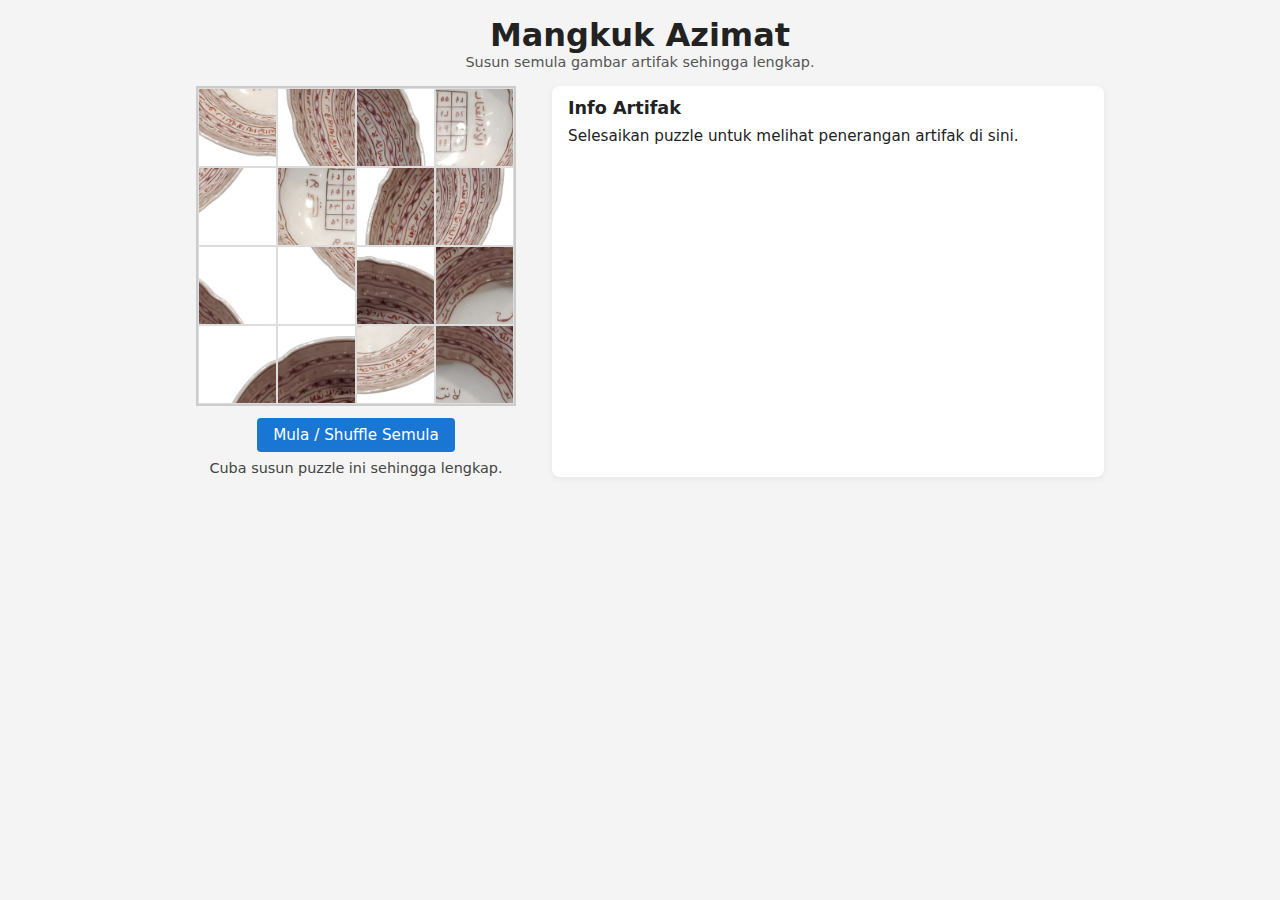
<file: index.html>
<!DOCTYPE html>
<html lang="ms">
<head>
  <meta charset="UTF-8" />
  <title>Puzzle Artifak</title>
  <meta name="viewport" content="width=device-width, initial-scale=1.0" />
  <link rel="stylesheet" href="style.css" />
</head>
<body>
  <main class="page">
    <header class="header">
      <h1 id="artifact-title">Puzzle Artifak</h1>
      <p class="subtitle">Susun semula gambar artifak sehingga lengkap.</p>
    </header>

    <section class="content">
      <!-- Kawasan puzzle -->
      <div class="puzzle-wrapper">
        <div id="puzzle-board"></div>
        <button id="btn-shuffle">Mula / Shuffle Semula</button>
        <p id="status-text"></p>
      </div>

      <!-- Info artifak -->
      <aside class="info-box" id="info-box">
        <h2>Info Artifak</h2>
        <p id="artifact-desc">
          Selesaikan puzzle untuk melihat penerangan artifak di sini.
        </p>
      </aside>
    </section>
  </main>

  <script src="script.js"></script>
</body>
</html>
</file>
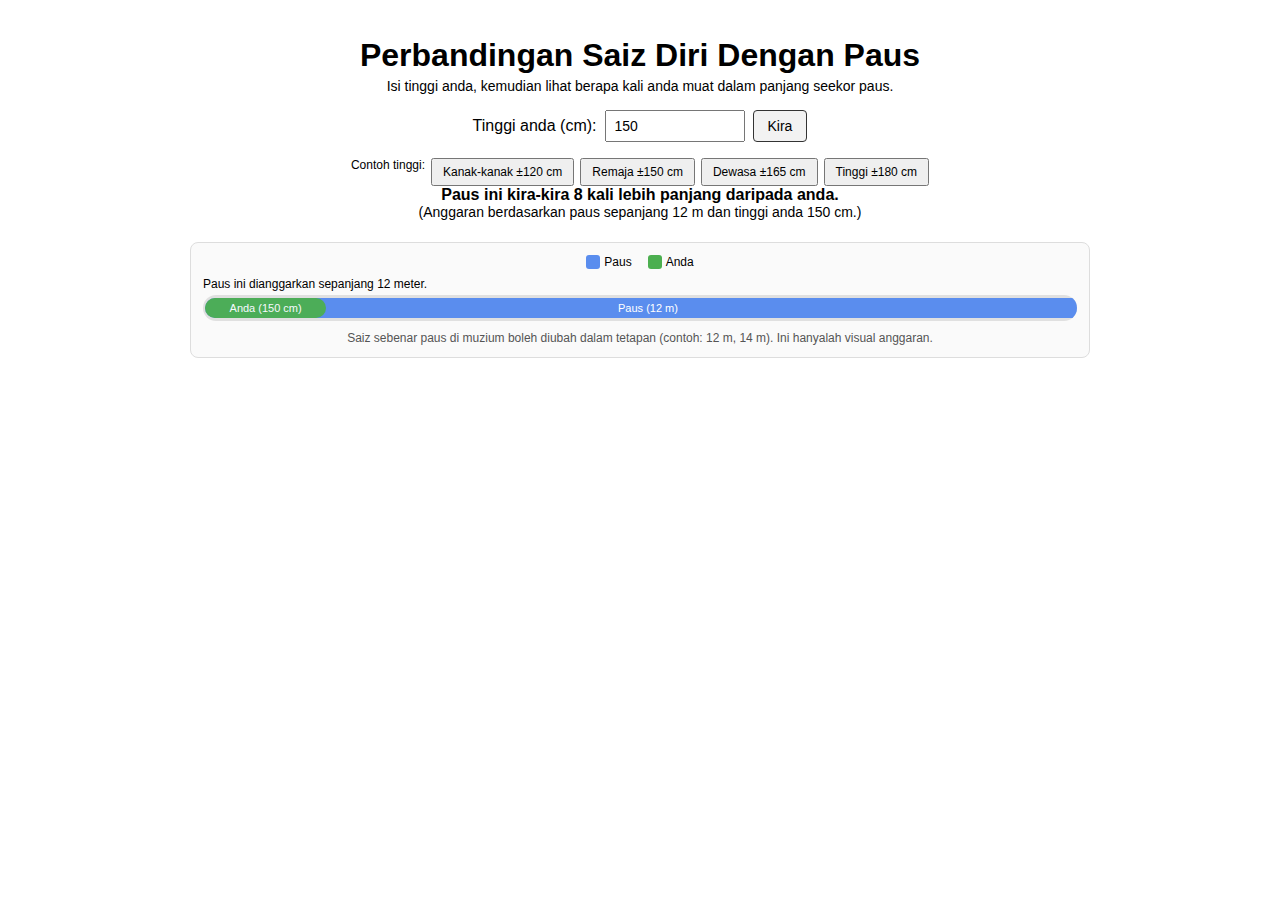
<file: paus.html>
<!DOCTYPE html>
<html lang="ms">
<head>
  <meta charset="UTF-8">
  <meta name="viewport" content="width=device-width, initial-scale=1">
  <title>Perbandingan Saiz Dengan Paus</title>
  <style>
    body {
      font-family: Arial, sans-serif;
      max-width: 900px;
      margin: 0 auto;
      padding: 16px;
    }

    h1 {
      text-align: center;
      margin-bottom: 4px;
    }

    p.subtitle {
      text-align: center;
      font-size: 14px;
      margin-top: 0;
      margin-bottom: 16px;
    }

    .controls {
      display: flex;
      flex-wrap: wrap;
      gap: 8px;
      justify-content: center;
      align-items: center;
      margin-bottom: 16px;
    }

    .controls input[type="number"] {
      padding: 6px 8px;
      font-size: 14px;
      width: 120px;
    }

    .controls button {
      padding: 7px 14px;
      font-size: 14px;
      border-radius: 4px;
      border: 1px solid #333;
      background: #f2f2f2;
      cursor: pointer;
    }

    .controls button:hover {
      filter: brightness(0.95);
    }

    .preset-buttons {
      display: flex;
      flex-wrap: wrap;
      gap: 6px;
      justify-content: center;
      margin-top: 4px;
    }

    .preset-buttons button {
      font-size: 12px;
      padding: 5px 10px;
    }

    .result-text {
      text-align: center;
      margin-bottom: 16px;
      min-height: 40px;
      font-size: 14px;
    }

    .result-text strong {
      font-size: 16px;
    }

    .bars-container {
      border-radius: 8px;
      border: 1px solid #ddd;
      padding: 12px;
      background: #fafafa;
    }

    .legend {
      display: flex;
      justify-content: center;
      gap: 16px;
      font-size: 12px;
      margin-bottom: 8px;
      flex-wrap: wrap;
    }

    .legend span {
      display: inline-flex;
      align-items: center;
      gap: 4px;
    }

    .legend-box {
      width: 14px;
      height: 14px;
      border-radius: 3px;
    }

    .legend-box.whale {
      background: #5a8dee;
    }

    .legend-box.human {
      background: #4caf50;
    }

    .scale-wrapper {
      margin-top: 4px;
    }

    .scale-label {
      font-size: 12px;
      margin-bottom: 4px;
    }

    .scale-bar {
      width: 100%;
      height: 26px;
      border-radius: 13px;
      background: #e0e0e0;
      position: relative;
      overflow: hidden;
    }

    .bar-whale,
    .bar-human {
      position: absolute;
      top: 3px;
      bottom: 3px;
      border-radius: 12px;
      display: flex;
      align-items: center;
      justify-content: center;
      font-size: 11px;
      color: #fff;
      white-space: nowrap;
      padding: 0 6px;
    }

    .bar-whale {
      left: 2px;
      background: #5a8dee;
    }

    .bar-human {
      left: 2px;
      background: #4caf50;
      opacity: 0.95;
    }

    .info-note {
      margin-top: 10px;
      font-size: 12px;
      text-align: center;
      color: #555;
    }

    @media (max-width: 600px) {
      .bar-whale,
      .bar-human {
        font-size: 10px;
      }
    }
  </style>
</head>
<body>

  <h1>Perbandingan Saiz Diri Dengan Paus</h1>
  <p class="subtitle">Isi tinggi anda, kemudian lihat berapa kali anda muat dalam panjang seekor paus.</p>

  <div class="controls">
    <label for="heightInput">Tinggi anda (cm):</label>
    <input id="heightInput" type="number" min="50" max="250" value="150">
    <button id="kiraBtn">Kira</button>
  </div>

  <div class="preset-buttons">
    <span style="font-size: 12px;">Contoh tinggi:</span>
    <button data-height="120">Kanak-kanak ±120 cm</button>
    <button data-height="150">Remaja ±150 cm</button>
    <button data-height="165">Dewasa ±165 cm</button>
    <button data-height="180">Tinggi ±180 cm</button>
  </div>

  <div class="result-text" id="resultText">
    Masukkan tinggi anda dan tekan "Kira".
  </div>

  <div class="bars-container">
    <div class="legend">
      <span><span class="legend-box whale"></span> Paus</span>
      <span><span class="legend-box human"></span> Anda</span>
    </div>

    <div class="scale-wrapper">
      <div class="scale-label" id="whaleLabel"></div>
      <div class="scale-bar">
        <div class="bar-whale" id="barWhale">Paus</div>
        <div class="bar-human" id="barHuman">Anda</div>
      </div>
    </div>

    <div class="info-note">
      Saiz sebenar paus di muzium boleh diubah dalam tetapan (contoh: 12 m, 14 m). Ini hanyalah visual anggaran.
    </div>
  </div>

  <script>
    // Tetapkan panjang paus di sini (dalam meter)
    // Contoh: kalau rangka paus di Muzium Marin Labuan panjang lebih kurang 12 meter, tukar kepada 12
    const whaleLengthMeters = 12;

    const heightInput = document.getElementById('heightInput');
    const kiraBtn = document.getElementById('kiraBtn');
    const resultText = document.getElementById('resultText');
    const whaleLabel = document.getElementById('whaleLabel');
    const barWhale = document.getElementById('barWhale');
    const barHuman = document.getElementById('barHuman');

    const presetButtons = document.querySelectorAll('.preset-buttons button');

    function kemasKiniWhaleLabel() {
      whaleLabel.textContent = 'Paus ini dianggarkan sepanjang ' + whaleLengthMeters + ' meter.';
    }

    function kira() {
      const tinggiCm = parseFloat(heightInput.value);

      if (isNaN(tinggiCm) || tinggiCm <= 0) {
        resultText.innerHTML = '<span style="color:red;">Sila masukkan tinggi yang sah.</span>';
        return;
      }

      // Had logik ringkas
      if (tinggiCm < 60 || tinggiCm > 230) {
        resultText.innerHTML = '<span style="color:#d98324;">Nilai ini agak luar biasa. Pastikan anda masukkan tinggi dalam sentimeter.</span>';
      }

      const tinggiMeter = tinggiCm / 100.0;
      const nisbah = whaleLengthMeters / tinggiMeter;

      const nisbahBulat = Math.round(nisbah * 10) / 10;

      resultText.innerHTML =
        '<strong>Paus ini kira-kira ' + nisbahBulat + ' kali lebih panjang daripada anda.</strong><br>' +
        '(Anggaran berdasarkan paus sepanjang ' + whaleLengthMeters + ' m dan tinggi anda ' + tinggiCm + ' cm.)';

      // Visual bar
      // Paus = 100% lebar, manusia ikut nisbah
      const whaleWidth = 100; // peratus
      let humanWidth = (tinggiMeter / whaleLengthMeters) * 100;

      // Pastikan bar manusia tidak hilang terus
      if (humanWidth < 8) {
        humanWidth = 8;
      }
      if (humanWidth > 100) {
        humanWidth = 100;
      }

      barWhale.style.width = whaleWidth + '%';
      barHuman.style.width = humanWidth + '%';

      barWhale.textContent = 'Paus (' + whaleLengthMeters + ' m)';
      barHuman.textContent = 'Anda (' + tinggiCm + ' cm)';
    }

    kiraBtn.addEventListener('click', kira);

    presetButtons.forEach(btn => {
      btn.addEventListener('click', () => {
        const h = btn.getAttribute('data-height');
        heightInput.value = h;
        kira();
      });
    });

    kemasKiniWhaleLabel();
    // Boleh auto-kira sekali bila mula
    kira();
  </script>
</body>
</html>
</file>
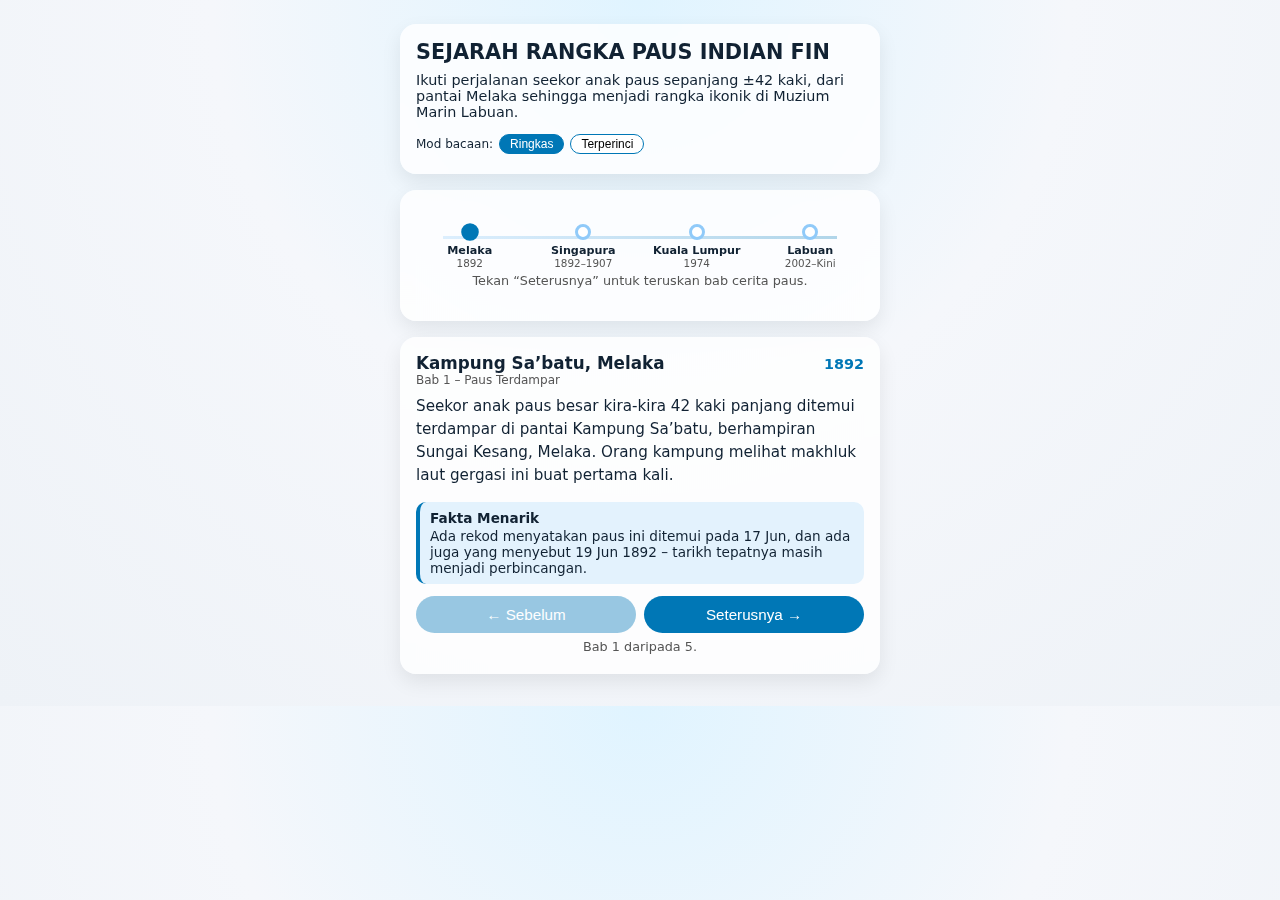
<file: pengembaraan-paus.html>
<!DOCTYPE html>
<html lang="ms">
<head>
  <meta charset="UTF-8">
  <title>Pengembaraan Paus Indian Fin</title>
  <meta name="viewport" content="width=device-width, initial-scale=1">
  <style>
    * { box-sizing:border-box; }
    body {
      margin:0; padding:16px;
      font-family: system-ui, -apple-system, BlinkMacSystemFont, "Segoe UI", sans-serif;
      background: radial-gradient(circle at top, #e0f4ff 0, #f5f7fb 45%, #eef2f7 100%);
      color:#123;
    }
    .app {
      max-width:480px;
      margin:0 auto;
    }
    .card {
      background:#ffffffcc;
      backdrop-filter: blur(6px);
      border-radius:16px;
      padding:16px 16px 20px;
      box-shadow:0 8px 20px rgba(0,0,0,0.08);
      margin-bottom:16px;
    }
    .title-row {
      display:flex;
      justify-content:space-between;
      align-items:center;
      gap:8px;
    }
    h1 {
      font-size:1.3rem;
      margin:0;
    }
    .tag {
      font-size:0.7rem;
      padding:4px 10px;
      border-radius:999px;
      background:#0077b6;
      color:#fff;
      white-space:nowrap;
    }
    .mode-toggle {
      font-size:0.75rem;
      display:flex;
      align-items:center;
      gap:6px;
      margin-top:8px;
    }
    .mode-toggle button {
      border-radius:999px;
      border:1px solid #0077b6;
      padding:2px 10px;
      background:#fff;
      font-size:0.75rem;
      cursor:pointer;
    }
    .mode-toggle button.active {
      background:#0077b6;
      color:#fff;
    }

    .journey {
      display:flex;
      justify-content:space-between;
      align-items:flex-start;
      gap:6px;
      margin-top:10px;
      font-size:0.7rem;
      position:relative;
      padding-top:8px;
    }
    .journey::before {
      content:"";
      position:absolute;
      top:20px;
      left:6%;
      right:6%;
      height:3px;
      background:linear-gradient(90deg,#90caf9,#0077b6);
      opacity:0.3;
    }
    .journey-step {
      flex:1;
      text-align:center;
      position:relative;
      z-index:1;
    }
    .journey-dot {
      width:16px; height:16px;
      border-radius:50%;
      margin:0 auto 4px;
      border:3px solid #90caf9;
      background:#fff;
      transition: transform 0.2s, background 0.2s, border-color 0.2s;
    }
    .journey-step.active .journey-dot {
      background:#0077b6;
      border-color:#0077b6;
      transform:scale(1.1);
    }
    .journey-label {
      font-weight:600;
    }
    .journey-year {
      color:#555;
      font-size:0.65rem;
    }

    .scene {
      display:flex;
      flex-direction:column;
      gap:8px;
    }
    .scene-header {
      display:flex;
      justify-content:space-between;
      align-items:baseline;
      gap:6px;
    }
    .scene-location {
      font-weight:700;
      font-size:1.05rem;
    }
    .scene-year {
      font-size:0.9rem;
      color:#0077b6;
      font-weight:600;
    }
    .scene-type {
      font-size:0.75rem;
      color:#555;
    }
    .scene-text {
      font-size:0.95rem;
      line-height:1.5;
    }
    .scene-text span.highlight {
      background:#fff7d1;
      padding:0 3px;
      border-radius:4px;
    }
    .fun-fact {
      margin-top:8px;
      padding:8px 10px;
      border-radius:10px;
      background:#e3f2fd;
      font-size:0.85rem;
      border-left:4px solid #0077b6;
    }
    .fun-fact-title {
      font-weight:600;
      margin-bottom:2px;
    }

    .nav {
      display:flex;
      justify-content:space-between;
      align-items:center;
      gap:8px;
      margin-top:12px;
    }
    .nav button {
      flex:1;
      padding:10px 0;
      border-radius:999px;
      border:none;
      font-size:0.95rem;
      cursor:pointer;
      background:#0077b6;
      color:#fff;
      display:flex;
      align-items:center;
      justify-content:center;
      gap:6px;
    }
    .nav button[disabled] {
      opacity:0.4;
      cursor:default;
    }
    .nav button.secondary {
      background:#ffffff;
      color:#0077b6;
      border:1px solid #0077b6;
    }
    .progress-text {
      text-align:center;
      font-size:0.8rem;
      margin-top:6px;
      color:#555;
    }

    .hint {
      font-size:0.8rem;
      color:#555;
      margin-top:4px;
      text-align:center;
    }

    @media (min-width:768px) {
      body { padding-top:24px; }
    }
  </style>
</head>
<body>
<div class="app">
  <!-- Kad utama & mod -->
  <div class="card">
    <div class="title-row">
      <h1>SEJARAH RANGKA PAUS INDIAN FIN</h1>
      <!--<span class="tag">Muzium Marin Labuan</span>-->
    </div>
    <p style="margin-top:8px;font-size:0.9rem;">
      Ikuti perjalanan seekor anak paus sepanjang ±42 kaki, dari pantai Melaka sehingga menjadi rangka ikonik di Muzium Marin Labuan.
    </p>
    <div class="mode-toggle">
      <span>Mod bacaan:</span>
      <button id="modeKids" class="active" type="button">Ringkas</button>
      <button id="modeDetail" type="button">Terperinci</button>
    </div>
  </div>

  <!-- Progress perjalanan -->
  <div class="card">
    <div class="journey" id="journeyBar">
      <!-- diisi oleh JS -->
    </div>
    <p class="hint">Tekan “Seterusnya” untuk teruskan bab cerita paus.</p>
  </div>

  <!-- Scene semasa -->
  <div class="card">
    <div class="scene">
      <div class="scene-header">
        <div>
          <div class="scene-location" id="sceneLocation"></div>
          <div class="scene-type" id="sceneType"></div>
        </div>
        <div class="scene-year" id="sceneYear"></div>
      </div>
      <div class="scene-text" id="sceneText"></div>
      <div class="fun-fact" id="sceneFact">
        <div class="fun-fact-title">Fakta Menarik</div>
        <div id="sceneFactText"></div>
      </div>
    </div>

    <div class="nav">
      <button id="prevBtn" type="button">
        ← Sebelum
      </button>
      <button id="nextBtn" type="button">
        Seterusnya →
      </button>
    </div>
    <div class="progress-text" id="progressText"></div>
  </div>
</div>

<script>
  // Data kisah paus 1892
  const scenes = [
    {
      id: "melaka",
      location: "Kampung Sa’batu, Melaka",
      year: "1892",
      type: "Bab 1 – Paus Terdampar",
      textKids:
        "Seekor anak paus besar kira-kira 42 kaki panjang ditemui terdampar di pantai Kampung Sa’batu, berhampiran Sungai Kesang, Melaka. Orang kampung melihat makhluk laut gergasi ini buat pertama kali.",
      textDetail:
        "Pada Jun 1892, seekor anak paus sepanjang kira-kira 42 kaki ditemui terdampar di pantai Kampung Sa’batu berhampiran Sungai Kesang, Melaka. Laporan menyebut paus ini adalah jantan, dan kehadirannya menjadi peristiwa luar biasa bagi penduduk setempat.",
      fact:
        "Ada rekod menyatakan paus ini ditemui pada 17 Jun, dan ada juga yang menyebut 19 Jun 1892 – tarikh tepatnya masih menjadi perbincangan.",
      journeyIndex: 0
    },
    {
      id: "bengkalis",
      location: "Perairan berhampiran Sungai Kesang",
      year: "1892",
      type: "Bab 2 – Dilihat Kapal Bengkalis",
      textKids:
        "Tidak lama kemudian, kapal wap British bernama Bengkalis lalu di kawasan itu. Kapten kapal melaporkan mereka melihat seekor paus besar terdampar di pantai.",
      textDetail:
        "Berita tentang paus terdampar ini sampai ke Singapura apabila kapal wap British, Bengkalis, melaporkannya pada 25 Jun 1892. Kapten Angus memeriksa paus tersebut dan mengesahkan ia merupakan seekor paus jantan.",
      fact:
        "Ada pagar dibina di sekeliling paus. Ada yang kata untuk halang paus berenang semula ketika air pasang, dan ada juga berpendapat ia untuk mengelakkan bangkai hanyut semasa kerja pembersihan.",
      journeyIndex: 0
    },
    {
      id: "raffles",
      location: "Muzium Raffles, Singapura",
      year: "1892–1907",
      type: "Bab 3 – Dari Pantai ke Muzium",
      textKids:
        "Selepas dibersihkan, rangka paus dihantar ke Muzium Raffles di Singapura. Pakar taksidermi di sana memasang rangka dan menjaga tulang-tulangnya.",
      textDetail:
        "DPA Harvey, Penasihat Residen di Melaka, mengarahkan rangka paus dibersihkan dan dihantar ke Muzium Raffles, Singapura. Kerja pemuliharaan diketuai Ketua Taksidermi, Valentine Knight. Rangka ini mula dipamerkan di Galeri Zoologi pada tahun 1892, namun ruang yang terhad menyebabkan ia disimpan selama hampir 15 tahun sebelum dipasang dan digantung di laluan muzium pada tahun 1907.",
      fact:
        "Beberapa tulang seperti scapula, phalanges, dan sebahagian tulang belakang serta tulang rusuk hilang. Tulang ini diganti semula menggunakan plaster of Paris dan kayu.",
      journeyIndex: 1
    },
    {
      id: "kl",
      location: "Muzium Negara, Kuala Lumpur",
      year: "1974",
      type: "Bab 4 – Perjalanan ke Kuala Lumpur",
      textKids:
        "Pada tahun 1974, galeri sejarah alam semula jadi di Singapura ditutup. Rangka paus diturunkan, dipisahkan kepada beberapa bahagian dan dihantar dengan lori ke Muzium Negara di Kuala Lumpur.",
      textDetail:
        "Pada Mei 1974, selepas Muzium Negara Singapura menutup galeri sejarah alam semula jadinya, koleksi tersebut diserahkan kepada Pusat Sains. Rangka paus diturunkan, dibahagikan kepada tiga bahagian, dan dihantar dengan lori sebagai hadiah kepada Muzium Negara di Kuala Lumpur. Sebagai balasan, Malaysia melatih kakitangan teknikal Singapura menghasilkan model dan kasting spesimen pameran.",
      fact:
        "Perjalanan rangka paus ini bukan sahaja perpindahan fizikal, tetapi juga simbol kerjasama antara institusi muzium di rantau ini.",
      journeyIndex: 2
    },
    {
      id: "labuan",
      location: "Muzium Marin Labuan",
      year: "2002–Kini",
      type: "Bab 5 – Rumah Baharu di Labuan",
      textKids:
        "Pada tahun 2002, rangka paus dibawa ke Muzium Marin Labuan. Ia mula dipamerkan kepada orang ramai apabila muzium dibuka pada 26 Januari 2003 dan kekal menjadi tarikan utama hingga hari ini.",
      textDetail:
        "Rangka paus ini dipindahkan ke Muzium Marin Labuan pada tahun 2002. Ia menjadi salah satu pameran utama sejak muzium ini dibuka kepada orang ramai pada 26 Januari 2003. Pada awalnya ia dikenal pasti sebagai Paus Humpback, tetapi selepas kajian semula, ia ditentukan sebagai Indian Fin Whale (Balaenoptera indica), sinonim kepada Paus Biru.",
      fact:
        "Hari ini, rangka ini bukan sahaja menjadi tarikan pelancong, tetapi juga bahan pendidikan penting tentang spesies paus yang jarang direkodkan di perairan Malaysia.",
      journeyIndex: 3
    }
  ];

  const journeyStops = [
    { label: "Melaka", year: "1892" },
    { label: "Singapura", year: "1892–1907" },
    { label: "Kuala Lumpur", year: "1974" },
    { label: "Labuan", year: "2002–Kini" }
  ];

  let currentScene = 0;
  let mode = "kids"; // 'kids' atau 'detail'

  const sceneLocationEl = document.getElementById('sceneLocation');
  const sceneTypeEl = document.getElementById('sceneType');
  const sceneYearEl = document.getElementById('sceneYear');
  const sceneTextEl = document.getElementById('sceneText');
  const sceneFactTextEl = document.getElementById('sceneFactText');
  const progressTextEl = document.getElementById('progressText');
  const prevBtn = document.getElementById('prevBtn');
  const nextBtn = document.getElementById('nextBtn');
  const journeyBar = document.getElementById('journeyBar');
  const modeKidsBtn = document.getElementById('modeKids');
  const modeDetailBtn = document.getElementById('modeDetail');

  function buildJourneyBar() {
    journeyBar.innerHTML = "";
    journeyStops.forEach((stop, index) => {
      const step = document.createElement('div');
      step.className = 'journey-step';
      step.dataset.index = index;

      const dot = document.createElement('div');
      dot.className = 'journey-dot';

      const label = document.createElement('div');
      label.className = 'journey-label';
      label.textContent = stop.label;

      const year = document.createElement('div');
      year.className = 'journey-year';
      year.textContent = stop.year;

      step.appendChild(dot);
      step.appendChild(label);
      step.appendChild(year);

      // lompat bab ikut klik titik
      step.addEventListener('click', () => {
        // cari bab pertama yang ada journeyIndex = index
        const targetIndex = scenes.findIndex(s => s.journeyIndex === index);
        if (targetIndex !== -1) {
          currentScene = targetIndex;
          renderScene();
        }
      });

      journeyBar.appendChild(step);
    });
  }

  function renderJourneyHighlight() {
    const activeJourneyIndex = scenes[currentScene].journeyIndex;
    const steps = journeyBar.querySelectorAll('.journey-step');
    steps.forEach((s, idx) => {
      s.classList.toggle('active', idx === activeJourneyIndex);
    });
  }

  function renderScene() {
    const scene = scenes[currentScene];

    sceneLocationEl.textContent = scene.location;
    sceneTypeEl.textContent = scene.type;
    sceneYearEl.textContent = scene.year;

    // pilih teks ikut mod
    const text = mode === 'kids' ? scene.textKids : scene.textDetail;
    sceneTextEl.textContent = text;
    sceneFactTextEl.textContent = scene.fact;

    // butang navigasi
    prevBtn.disabled = currentScene === 0;
    nextBtn.disabled = currentScene === scenes.length - 1;
    nextBtn.textContent = (currentScene === scenes.length - 1) ? "Tamat" : "Seterusnya →";

    progressTextEl.textContent =
      `Bab ${currentScene + 1} daripada ${scenes.length}.`;

    renderJourneyHighlight();
  }

  // tukar mod bacaan
  modeKidsBtn.addEventListener('click', () => {
    mode = 'kids';
    modeKidsBtn.classList.add('active');
    modeDetailBtn.classList.remove('active');
    renderScene();
  });

  modeDetailBtn.addEventListener('click', () => {
    mode = 'detail';
    modeDetailBtn.classList.add('active');
    modeKidsBtn.classList.remove('active');
    renderScene();
  });

  prevBtn.addEventListener('click', () => {
    if (currentScene > 0) {
      currentScene--;
      renderScene();
    }
  });

  nextBtn.addEventListener('click', () => {
    if (currentScene < scenes.length - 1) {
      currentScene++;
      renderScene();
    }
  });

  // Inisialisasi
  buildJourneyBar();
  renderScene();
</script>
</body>
</html>
</file>
<file: style.css>
* {
  box-sizing: border-box;
  margin: 0;
  padding: 0;
  font-family: system-ui, -apple-system, BlinkMacSystemFont, "Segoe UI", sans-serif;
}

body {
  background: #f4f4f4;
  color: #222;
}

.page {
  max-width: 960px;
  margin: 0 auto;
  padding: 16px;
}

.header {
  text-align: center;
  margin-bottom: 16px;
}

.subtitle {
  font-size: 0.9rem;
  color: #555;
}

.content {
  display: flex;
  flex-wrap: wrap;
  gap: 16px;
  justify-content: center;
}

/* Puzzle area */
.puzzle-wrapper {
  flex: 1 1 280px;
  min-width: 280px;
  max-width: 360px;
  text-align: center;
}

#puzzle-board {
  width: 320px;
  height: 320px;
  margin: 0 auto 12px;
  border: 2px solid #ccc;
  display: grid;
  background: #eee;
}

.puzzle-tile {
  border: 1px solid #ddd;
  background-size: 320px 320px;
  background-repeat: no-repeat;
}

/* Butang */
#btn-shuffle {
  padding: 8px 16px;
  margin-bottom: 8px;
  border: none;
  border-radius: 4px;
  background: #1976d2;
  color: #fff;
  font-size: 0.95rem;
  cursor: pointer;
}

#btn-shuffle:active {
  opacity: 0.85;
}

#status-text {
  font-size: 0.9rem;
  color: #444;
  min-height: 1.2em;
}

/* Info box */
.info-box {
  flex: 1 1 280px;
  min-width: 280px;
  background: #fff;
  padding: 12px 16px;
  border-radius: 8px;
  box-shadow: 0 2px 6px rgba(0,0,0,0.06);
}

.info-box h2 {
  margin-bottom: 8px;
  font-size: 1.1rem;
}

.info-box p {
  font-size: 0.95rem;
  line-height: 1.4;
}

/* Responsif kecil */
@media (max-width: 480px) {
  #puzzle-board {
    width: 260px;
    height: 260px;
  }

  .puzzle-tile {
    background-size: 260px 260px;
  }
}
</file>
